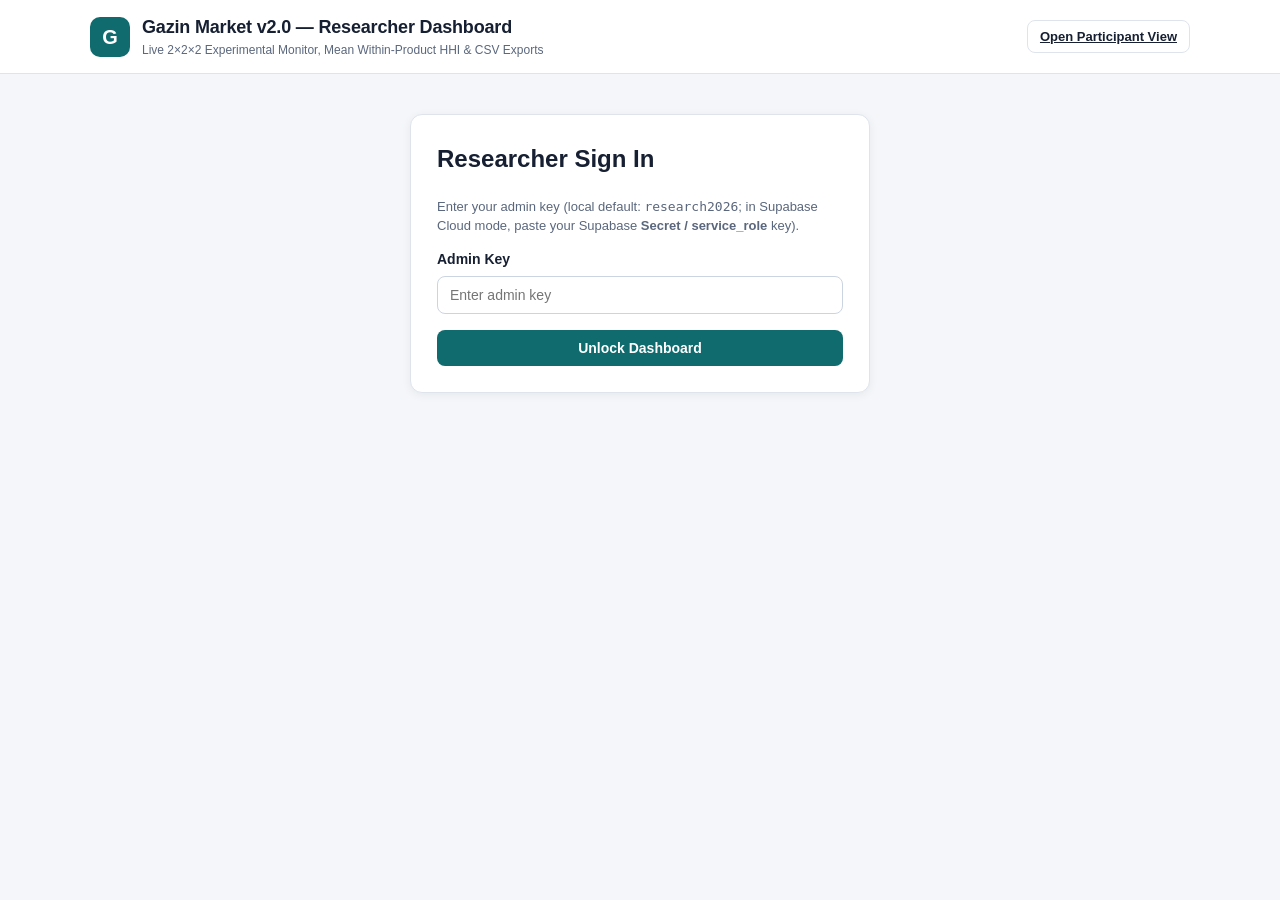
<file: admin.html>
<!DOCTYPE html>
<html lang="en" dir="ltr">
<head>
  <meta charset="UTF-8" />
  <meta name="viewport" content="width=device-width, initial-scale=1.0" />
  <title>Gazin Market | Researcher Dashboard</title>
  <link rel="stylesheet" href="./styles.css" />
</head>
<body>
  <header class="site-header">
    <div class="container header-inner">
      <div class="brand-group">
        <div class="brand-logo" aria-hidden="true">G</div>
        <div>
          <div class="brand-name">Gazin Market v2.0 — Researcher Dashboard</div>
          <div class="brand-sub">Live 2&times;2&times;2 Experimental Monitor, Mean Within-Product HHI &amp; CSV Exports</div>
        </div>
      </div>
      <div class="header-badges">
        <a href="./" class="btn btn-secondary btn-sm">Open Participant View</a>
      </div>
    </div>
  </header>

  <main class="container main-shell">
    <!-- Auth Gate -->
    <section id="admin-auth-panel" class="card-panel" style="max-width: 460px; margin: 40px auto;">
      <h2>Researcher Sign In</h2>
      <p class="muted small-note" id="admin-auth-hint">Enter your admin key (local default: <code>research2026</code>; in Supabase Cloud mode, paste your Supabase <strong>Secret / service_role</strong> key).</p>
      <form id="admin-auth-form" class="form-stack">
        <div class="form-field">
          <label for="admin-key-input">Admin Key</label>
          <input type="password" id="admin-key-input" class="text-input" placeholder="Enter admin key" required />
        </div>
        <div id="admin-auth-error" class="alert-error hidden"></div>
        <button type="submit" class="btn btn-primary">Unlock Dashboard</button>
      </form>
    </section>

    <!-- Dashboard Content -->
    <div id="admin-content" class="hidden">
      <div class="kpi-grid">
        <div class="kpi-card">
          <div class="kpi-num" id="kpi-completed">0</div>
          <div class="kpi-title">Completed Sessions (Total: <span id="kpi-total">0</span>)</div>
        </div>
        <div class="kpi-card">
          <div class="kpi-num" id="kpi-split">0 / 0</div>
          <div class="kpi-title">Completed Human / AI Agent</div>
        </div>
        <div class="kpi-card">
          <div class="kpi-num" id="kpi-attention">—</div>
          <div class="kpi-title">Human Attention Pass Rate</div>
        </div>
        <div class="kpi-card">
          <div class="kpi-num" id="kpi-choices">0</div>
          <div class="kpi-title">Total Recorded Choices</div>
        </div>
      </div>

      <!-- 2x2x2 Results Table -->
      <section class="card-panel" style="margin-bottom: 20px;">
        <div class="task-top-row" style="margin-bottom: 12px;">
          <div>
            <h2 style="margin-bottom: 4px;">Live 2&times;2&times;2 Experimental Summary</h2>
            <p class="muted small-note" style="margin: 0;">Low-history seller choice share (H1–H4) and Mean Within-Product HHI across Decision Maker &times; Top-2 Policy &times; Price Discount (0% vs 6–8%).</p>
          </div>
          <div style="display: flex; gap: 8px; flex-wrap: wrap;">
            <button type="button" id="btn-refresh-admin" class="btn btn-secondary btn-sm">Refresh Data</button>
            <button type="button" id="btn-delete-test" class="btn btn-danger btn-sm">Delete TEST* Sessions</button>
          </div>
        </div>

        <div style="overflow-x: auto;">
          <table class="data-table">
            <thead>
              <tr>
                <th>Decision Maker</th>
                <th>Ranking Policy</th>
                <th>Low-History Discount</th>
                <th>N Choices</th>
                <th>Low-History Chosen %</th>
                <th>Mean Product HHI (0–1)</th>
                <th>Mean Product HHI (0–10k)</th>
                <th>Avg Offers Inspected</th>
              </tr>
            </thead>
            <tbody id="cells-tbody"></tbody>
          </table>
        </div>
      </section>

      <!-- CSV Exports -->
      <section class="card-panel" style="margin-bottom: 20px;">
        <h2>Regression-Ready CSV Exports</h2>
        <p class="muted small-note">Download datasets formatted directly for Mixed-Effects Logistic Regression (H1–H4), Conditional/Mixed Logit (10 offers per choice), Clickstream Inspection, and Session Metadata.</p>
        <div class="actions-row">
          <button type="button" class="btn btn-primary" data-export="choices.csv">Download choices_regression.csv</button>
          <button type="button" class="btn btn-primary" data-export="offers_long.csv">Download offers_long_logit.csv</button>
          <button type="button" class="btn btn-secondary" data-export="events.csv">Download events.csv</button>
          <button type="button" class="btn btn-secondary" data-export="sessions.csv">Download sessions.csv</button>
        </div>
      </section>

      <!-- Study Link Generator -->
      <section class="card-panel" style="margin-bottom: 20px;">
        <h2>Study Link Generator</h2>
        <div class="form-stack">
          <div>
            <strong>Human Study (Balanced Random Policy):</strong>
            <div class="url-box" id="url-human" style="margin-top: 6px;"></div>
          </div>
          <div>
            <strong>Prolific Redirect Template:</strong>
            <div class="url-box" id="url-prolific" style="margin-top: 6px;"></div>
          </div>
          <div>
            <strong>AI Agent Run Link Builder:</strong>
            <div class="two-col-fields" style="margin-top: 8px;">
              <div class="form-field">
                <label for="builder-model">AI Model Name</label>
                <input type="text" id="builder-model" class="text-input" value="gpt-4o" />
              </div>
              <div class="form-field">
                <label for="builder-policy">Policy Condition</label>
                <select id="builder-policy" class="text-input">
                  <option value="">random (balanced)</option>
                  <option value="popularity">popularity</option>
                  <option value="diversity">diversity</option>
                </select>
              </div>
            </div>
            <div class="form-field" style="margin-top: 10px; max-width: 240px;">
              <label for="builder-run">Run ID</label>
              <input type="text" id="builder-run" class="text-input" value="01" />
            </div>
            <div class="url-box" id="url-agent" style="margin-top: 10px;"></div>
            <div class="actions-row" style="margin-top: 10px;">
              <button type="button" id="btn-copy-agent-url" class="btn btn-secondary btn-sm">Copy Agent URL</button>
            </div>
          </div>
        </div>
      </section>

      <!-- Recent Sessions -->
      <section class="card-panel">
        <h2>Recent Sessions (Latest 30)</h2>
        <div style="overflow-x: auto;">
          <table class="data-table">
            <thead>
              <tr>
                <th>Participant</th>
                <th>Type</th>
                <th>AI Model</th>
                <th>Policy</th>
                <th>Choices</th>
                <th>Status</th>
                <th>Attention Check</th>
                <th>Created (UTC)</th>
              </tr>
            </thead>
            <tbody id="recent-tbody"></tbody>
          </table>
        </div>
      </section>
    </div>
  </main>

  <script src="./config.js"></script>
  <script src="./api_client.js"></script>
  <script src="./admin.js"></script>
</body>
</html>
</file>
<file: styles.css>
@import url("https://fonts.googleapis.com/css2?family=Vazirmatn:wght@400;500;600;700;800&display=swap");

:root {
  --bg: #f4f6f9;
  --surface: #ffffff;
  --border: #dfe4ec;
  --text: #162032;
  --muted: #5a677d;
  --primary: #0f6b6e;
  --primary-hover: #0a5255;
  --primary-soft: #e7f4f4;
  --accent: #d97706;
  --success: #15803d;
  --success-bg: #ecfdf3;
  --danger: #b91c1c;
  --danger-bg: #fef2f2;
  --radius: 12px;
  --shadow: 0 2px 10px rgba(15, 32, 56, 0.06);
}

* {
  box-sizing: border-box;
}

body {
  margin: 0;
  font-family: -apple-system, BlinkMacSystemFont, "Segoe UI", Roboto, "Helvetica Neue", Arial, sans-serif;
  background: var(--bg);
  color: var(--text);
  line-height: 1.5;
  padding-bottom: 92px;
}

.hidden {
  display: none !important;
}

.container {
  width: 100%;
  max-width: 1140px;
  margin: 0 auto;
  padding: 0 20px;
}

/* Header */
.site-header {
  background: var(--surface);
  border-bottom: 1px solid var(--border);
  position: sticky;
  top: 0;
  z-index: 40;
}

.header-inner {
  display: flex;
  align-items: center;
  justify-content: space-between;
  gap: 16px;
  padding-top: 14px;
  padding-bottom: 14px;
  flex-wrap: wrap;
}

.brand-group {
  display: flex;
  align-items: center;
  gap: 12px;
}

.brand-logo-img {
  width: 42px;
  height: 42px;
  border-radius: 10px;
  display: block;
  flex-shrink: 0;
  box-shadow: 0 2px 6px rgba(10, 79, 82, 0.22);
}

.brand-logo {
  width: 40px;
  height: 40px;
  border-radius: 10px;
  background: var(--primary);
  color: #fff;
  font-weight: 800;
  font-size: 20px;
  display: grid;
  place-items: center;
}

.brand-name {
  font-weight: 700;
  font-size: 18px;
  letter-spacing: -0.01em;
}

.brand-sub {
  font-size: 12px;
  color: var(--muted);
}

.header-badges {
  display: flex;
  align-items: center;
  gap: 8px;
  flex-wrap: wrap;
}

.sim-badge {
  background: #f1f5f9;
  color: #334155;
  border: 1px solid var(--border);
  border-radius: 999px;
  padding: 5px 12px;
  font-size: 12px;
  font-weight: 500;
}

.agent-badge {
  background: #ede9fe;
  color: #5b21b6;
  border: 1px solid #c4b5fd;
  border-radius: 999px;
  padding: 5px 12px;
  font-size: 12px;
  font-weight: 600;
}

/* Main shell & panels */
.main-shell {
  margin-top: 24px;
}

.card-panel {
  background: var(--surface);
  border: 1px solid var(--border);
  border-radius: var(--radius);
  box-shadow: var(--shadow);
  padding: 26px;
}

.eyebrow {
  display: inline-block;
  font-size: 12px;
  font-weight: 700;
  text-transform: uppercase;
  letter-spacing: 0.05em;
  color: var(--primary);
  margin-bottom: 8px;
}

h1, h2, h3, h4 {
  margin-top: 0;
  color: var(--text);
}

.lead {
  font-size: 16px;
  color: #334155;
}

.muted {
  color: var(--muted);
}

.small-note {
  font-size: 13px;
}

.req {
  color: var(--danger);
}

/* Step pills */
.step-pills {
  display: flex;
  gap: 8px;
  flex-wrap: wrap;
  margin-bottom: 20px;
}

.pill {
  font-size: 12px;
  font-weight: 600;
  padding: 5px 12px;
  border-radius: 999px;
  background: #f1f5f9;
  color: var(--muted);
  border: 1px solid var(--border);
}

.pill.active {
  background: var(--primary-soft);
  color: var(--primary);
  border-color: #99d1d3;
}

.pill.done {
  background: var(--success-bg);
  color: var(--success);
  border-color: #bbf7d0;
}

/* Welcome */
.welcome-grid {
  display: grid;
  grid-template-columns: 1.5fr 1fr;
  gap: 28px;
  align-items: start;
}

.info-chips {
  display: flex;
  gap: 8px;
  flex-wrap: wrap;
  margin: 18px 0 22px;
}

.chip {
  background: #f8fafc;
  border: 1px solid var(--border);
  border-radius: 8px;
  padding: 6px 12px;
  font-size: 13px;
  font-weight: 500;
}

.summary-box {
  background: #f8fafc;
  border: 1px solid var(--border);
  border-radius: 10px;
  padding: 18px 20px;
}

.summary-box ul {
  margin: 10px 0 0;
  padding-left: 18px;
}

.summary-box li {
  margin-bottom: 8px;
  font-size: 14px;
  color: #334155;
}

/* Buttons */
.btn {
  display: inline-flex;
  align-items: center;
  justify-content: center;
  gap: 6px;
  border-radius: 8px;
  border: 1px solid transparent;
  font-weight: 600;
  font-size: 14px;
  padding: 9px 16px;
  cursor: pointer;
  transition: background-color 0.15s ease, border-color 0.15s ease, transform 0.05s ease;
}

.btn:disabled {
  opacity: 0.5;
  cursor: not-allowed;
}

.btn-lg {
  padding: 11px 22px;
  font-size: 15px;
}

.btn-sm {
  padding: 6px 12px;
  font-size: 13px;
}

.btn-primary {
  background: var(--primary);
  color: #fff;
}

.btn-primary:hover:not(:disabled) {
  background: var(--primary-hover);
}

.btn-secondary {
  background: #fff;
  color: var(--text);
  border-color: var(--border);
}

.btn-secondary:hover:not(:disabled) {
  background: #f8fafc;
}

.btn-danger {
  background: var(--danger);
  color: #fff;
}

.btn-danger:hover:not(:disabled) {
  background: #991b1b;
}

.actions-row {
  display: flex;
  gap: 12px;
  margin-top: 18px;
  flex-wrap: wrap;
}

/* Forms */
.consent-box {
  background: #f8fafc;
  border: 1px solid var(--border);
  border-radius: 10px;
  padding: 16px 20px;
  margin-bottom: 20px;
  font-size: 14px;
  color: #334155;
}

.form-stack {
  display: flex;
  flex-direction: column;
  gap: 16px;
}

.form-field {
  display: flex;
  flex-direction: column;
  gap: 6px;
}

.form-field label {
  font-weight: 600;
  font-size: 14px;
}

.text-input {
  width: 100%;
  padding: 10px 12px;
  border: 1px solid #cbd5e1;
  border-radius: 8px;
  font-size: 14px;
  font-family: inherit;
  background: #fff;
}

.text-input:focus {
  outline: 2px solid var(--primary-soft);
  border-color: var(--primary);
}

.checkbox-row {
  display: flex;
  align-items: flex-start;
  gap: 10px;
  font-size: 14px;
  cursor: pointer;
}

.checkbox-row input {
  margin-top: 3px;
  width: 16px;
  height: 16px;
}

.two-col-fields {
  display: grid;
  grid-template-columns: 1fr 1fr;
  gap: 16px;
}

.alert-error {
  background: var(--danger-bg);
  border: 1px solid #fecaca;
  color: var(--danger);
  border-radius: 8px;
  padding: 10px 14px;
  font-size: 14px;
  margin-top: 12px;
}

/* Instructions */
.instruction-cards {
  display: grid;
  grid-template-columns: repeat(3, 1fr);
  gap: 16px;
  margin: 18px 0;
}

.inst-card {
  border: 1px solid var(--border);
  border-radius: 10px;
  padding: 16px;
  background: #f8fafc;
  display: flex;
  gap: 12px;
  align-items: flex-start;
}

.inst-num {
  width: 28px;
  height: 28px;
  border-radius: 999px;
  background: var(--primary);
  color: #fff;
  font-weight: 700;
  font-size: 14px;
  display: grid;
  place-items: center;
  flex-shrink: 0;
}

.inst-card h4 {
  margin-bottom: 4px;
  font-size: 15px;
}

.inst-card p {
  margin: 0;
  font-size: 13px;
  color: #475569;
}

/* Marketplace Task View */
.task-header {
  margin-bottom: 20px;
  padding: 20px 24px;
}

.task-top-row {
  display: flex;
  justify-content: space-between;
  align-items: flex-start;
  gap: 18px;
  flex-wrap: wrap;
}

.task-counter {
  display: inline-block;
  font-size: 12px;
  font-weight: 700;
  text-transform: uppercase;
  letter-spacing: 0.04em;
  color: var(--primary);
  background: var(--primary-soft);
  padding: 3px 10px;
  border-radius: 999px;
  margin-bottom: 6px;
}

.task-product-heading {
  font-size: 22px;
  margin-bottom: 4px;
}

.task-prompt {
  margin: 10px 0 12px;
  font-size: 15px;
  color: #1e293b;
  background: #f8fafc;
  border-left: 4px solid var(--primary);
  padding: 10px 14px;
  border-radius: 0 8px 8px 0;
}

.listing-meta-bar {
  display: flex;
  justify-content: space-between;
  align-items: center;
  font-size: 13px;
  color: #334155;
  padding-top: 10px;
  border-top: 1px solid #eef2f6;
  flex-wrap: wrap;
  gap: 8px;
}

.progress-wrap {
  min-width: 190px;
}

.progress-label {
  font-size: 12px;
  font-weight: 600;
  color: var(--muted);
  margin-bottom: 5px;
  text-align: right;
}

.progress-track {
  height: 8px;
  background: #e2e8f0;
  border-radius: 999px;
  overflow: hidden;
}

.progress-fill {
  height: 100%;
  background: var(--primary);
  transition: width 0.25s ease;
}

.market-layout {
  display: grid;
  grid-template-columns: 1fr;
  gap: 20px;
  align-items: start;
}

.offers-column {
  display: flex;
  flex-direction: column;
  gap: 14px;
}

/* Product Hero Summary Card (Top of Task) */
.product-hero-grid {
  display: grid;
  grid-template-columns: 120px 1fr 190px;
  gap: 20px;
  align-items: start;
  margin-bottom: 12px;
}

.product-hero-img {
  width: 120px;
  height: 120px;
  background: #ffffff;
  border: 1px solid #e2e8f0;
  border-radius: 10px;
  display: grid;
  place-items: center;
  padding: 8px;
}

.product-hero-img img {
  max-width: 100%;
  max-height: 100%;
  object-fit: contain;
}

.product-hero-top {
  display: flex;
  align-items: center;
  gap: 8px;
  margin-bottom: 6px;
}

.product-hero-top .task-counter {
  margin-bottom: 0;
}

/* Seller Row Card (Compact 3-Column Comparison) */
.offer-card {
  background: var(--surface);
  border: 2px solid var(--border);
  border-radius: var(--radius);
  padding: 15px 22px;
  display: grid;
  grid-template-columns: 1.35fr 1fr 220px;
  gap: 20px;
  align-items: center;
  box-shadow: var(--shadow);
  transition: border-color 0.15s ease, box-shadow 0.15s ease, background-color 0.15s ease;
}

.seller-col {
  display: flex;
  flex-direction: column;
  gap: 3px;
}

.seller-name-lg {
  font-size: 16.5px;
  text-decoration: none;
}

.seller-name-lg:hover {
  text-decoration: underline;
}

.price-col {
  display: flex;
  flex-direction: column;
  align-items: flex-start;
  gap: 6px;
  border-left: 1px solid #eef2f6;
  padding-left: 20px;
}

.details-hint-line {
  font-size: 12.5px;
  color: var(--muted);
}

.tenure-blue {
  color: #1d4ed8 !important;
  font-weight: 600;
}

.warranty-line {
  display: inline-block;
  width: fit-content;
  font-size: 12.5px;
  color: #b45309;
  font-weight: 600;
  background: #fffbeb;
  border: 1.5px solid #b45309;
  border-radius: 6px;
  padding: 3px 9px;
}

.selected-row-badge {
  background: var(--success-bg);
  color: var(--success);
  border: 1px solid #bbf7d0;
  border-radius: 6px;
  padding: 4px 10px;
  font-size: 12.5px;
  font-weight: 700;
  text-align: center;
}

.offer-card:hover {
  border-color: #94a3b8;
}

.offer-card.selected {
  border-color: var(--primary);
  background: #f6fbfb;
}

.offer-img-box {
  width: 132px;
  height: 132px;
  background: #ffffff;
  border: 1px solid #edf0f5;
  border-radius: 10px;
  display: grid;
  place-items: center;
  padding: 8px;
}

.offer-img-box img {
  max-width: 100%;
  max-height: 100%;
  object-fit: contain;
}

.offer-body {
  display: flex;
  flex-direction: column;
  gap: 6px;
}

.offer-title {
  font-size: 16px;
  font-weight: 700;
  margin: 0;
  color: var(--text);
}

.offer-specs {
  font-size: 13px;
  color: var(--muted);
}

.offer-rating-line {
  display: flex;
  align-items: center;
  gap: 8px;
  font-size: 13px;
  flex-wrap: wrap;
}

.stars {
  color: var(--accent);
  font-weight: 700;
}

.star-bar {
  position: relative;
  display: inline-block;
  font-size: 15px;
  line-height: 1;
  letter-spacing: 0;
  vertical-align: -1px;
  margin: 0 3px;
}

.star-bar-bg {
  color: #cbd5e1;
}

.star-bar-fill {
  position: absolute;
  top: 0;
  left: 0;
  overflow: hidden;
  white-space: nowrap;
  width: var(--rating-pct, 0%);
  color: var(--accent);
}

.stock-pill {
  background: var(--success-bg);
  color: var(--success);
  font-size: 12px;
  font-weight: 600;
  padding: 2px 8px;
  border-radius: 6px;
}

.price-info-box {
  margin-top: 6px;
  padding-top: 8px;
  border-top: 1px solid #eef2f6;
  display: flex;
  align-items: baseline;
  gap: 12px;
  flex-wrap: wrap;
}

.seller-info-box {
  display: flex;
  flex-direction: column;
  gap: 4px;
  font-size: 13px;
  margin-bottom: 4px;
}

.seller-link-row {
  display: flex;
  align-items: center;
  gap: 8px;
  flex-wrap: wrap;
}

.seller-name-btn {
  background: none;
  border: none;
  padding: 0;
  color: var(--primary);
  font-weight: 700;
  font-size: 14px;
  cursor: pointer;
  text-decoration: underline;
  text-underline-offset: 2px;
}

.seller-name-btn:hover {
  color: var(--primary-hover);
}

.catalog-line {
  font-size: 13px;
  color: #334155;
  font-weight: 500;
}

.seller-rating-line,
.seller-tenure-line {
  font-size: 14.5px;
  color: var(--text);
  font-weight: 500;
  line-height: 1.4;
}

.offer-action-col {
  display: flex;
  flex-direction: column;
  align-items: stretch;
  gap: 8px;
  border-left: 1px solid #eef2f6;
  padding-left: 18px;
}

.price-pair {
  display: inline-flex;
  align-items: baseline;
  gap: 8px;
  flex-wrap: wrap;
}

.price-pair-inline {
  display: inline-flex;
  align-items: baseline;
  gap: 8px;
}

.price-pair-inline .price-tag {
  font-size: 16px;
}

.price-original {
  font-size: 15px;
  font-weight: 500;
  color: var(--muted);
  text-decoration: line-through;
  text-decoration-thickness: 1.5px;
}

.price-tag {
  font-size: 22px;
  font-weight: 800;
  color: var(--text);
}

.delivery-line {
  display: inline-block;
  width: fit-content;
  font-size: 12.5px;
  color: var(--success);
  font-weight: 600;
  background: var(--success-bg);
  border: 1.5px solid var(--success);
  border-radius: 6px;
  padding: 3px 9px;
}

.select-offer-btn {
  width: 100%;
  border: 1.5px solid var(--primary);
  background: #fff;
  color: var(--primary);
  font-weight: 700;
  padding: 9px 12px;
  border-radius: 8px;
  cursor: pointer;
  font-size: 14px;
}

.select-offer-btn:hover {
  background: var(--primary-soft);
}

.offer-card.selected .select-offer-btn {
  background: var(--primary);
  color: #fff;
}

/* Sidebar */
.sidebar-box {
  position: sticky;
  top: 86px;
  padding: 20px;
}

.sidebar-hint {
  font-size: 13px;
  color: var(--muted);
  margin-bottom: 12px;
}

.sidebar-checklist {
  padding-left: 18px;
  margin: 0 0 16px;
  font-size: 13px;
  color: #334155;
}

.sidebar-checklist li {
  margin-bottom: 6px;
}

.selected-preview {
  background: #f8fafc;
  border: 1px solid var(--border);
  border-radius: 8px;
  padding: 12px;
  font-size: 13px;
}

/* Sticky Bottom Bar */
.sticky-bar {
  position: fixed;
  bottom: 0;
  left: 0;
  right: 0;
  background: var(--surface);
  border-top: 1px solid var(--border);
  box-shadow: 0 -4px 16px rgba(15, 23, 42, 0.08);
  padding: 12px 0;
  z-index: 45;
}

.sticky-inner {
  display: flex;
  justify-content: space-between;
  align-items: center;
  gap: 16px;
}

.sticky-text {
  font-size: 14px;
  font-weight: 500;
}

/* Modals */
.modal-backdrop {
  position: fixed;
  inset: 0;
  background: rgba(15, 23, 42, 0.55);
  display: grid;
  place-items: center;
  padding: 20px;
  z-index: 60;
}

.modal-card {
  background: var(--surface);
  border-radius: var(--radius);
  max-width: 480px;
  width: 100%;
  padding: 24px;
  box-shadow: 0 20px 40px rgba(15, 23, 42, 0.25);
  max-height: 90vh;
  overflow-y: auto;
}

.modal-wide {
  max-width: 640px;
}

.modal-header {
  display: flex;
  justify-content: space-between;
  align-items: center;
  border-bottom: 1px solid var(--border);
  padding-bottom: 12px;
  margin-bottom: 16px;
}

.modal-header h3 {
  margin: 0;
}

.modal-close {
  background: none;
  border: none;
  font-size: 26px;
  line-height: 1;
  color: var(--muted);
  cursor: pointer;
}

.modal-actions {
  display: flex;
  justify-content: flex-end;
  gap: 10px;
  margin-top: 20px;
}

.detail-grid {
  display: grid;
  grid-template-columns: 140px 1fr;
  gap: 16px;
  align-items: start;
  margin-bottom: 16px;
}

.spec-table {
  width: 100%;
  border-collapse: collapse;
  font-size: 14px;
  margin-top: 12px;
}

.spec-table th,
.spec-table td {
  padding: 8px 10px;
  border-bottom: 1px solid #eef2f6;
  text-align: left;
}

.spec-table th {
  color: var(--muted);
  font-weight: 600;
  width: 38%;
}

.stat-cards-3 {
  display: grid;
  grid-template-columns: repeat(3, 1fr);
  gap: 12px;
  margin: 14px 0;
}

.stat-tile {
  background: #f8fafc;
  border: 1px solid var(--border);
  border-radius: 10px;
  padding: 12px;
  text-align: center;
}

.stat-val {
  font-size: 20px;
  font-weight: 800;
  color: var(--text);
}

.stat-lbl {
  font-size: 12px;
  color: var(--muted);
}

/* Complete Screen */
.complete-box {
  text-align: center;
  padding: 20px 12px;
}

.complete-icon {
  width: 56px;
  height: 56px;
  border-radius: 999px;
  background: var(--success-bg);
  color: var(--success);
  font-size: 28px;
  font-weight: 800;
  display: grid;
  place-items: center;
  margin: 0 auto 14px;
  border: 2px solid #86efac;
}

.completion-code-box {
  display: inline-flex;
  align-items: center;
  gap: 12px;
  background: #f8fafc;
  border: 1px solid var(--border);
  border-radius: 10px;
  padding: 12px 18px;
  margin: 14px 0;
  flex-wrap: wrap;
}

.completion-code-box strong {
  font-family: ui-monospace, SFMono-Regular, Menlo, Consolas, monospace;
  font-size: 16px;
  color: var(--primary);
}

/* Admin Dashboard Helpers */
.kpi-grid {
  display: grid;
  grid-template-columns: repeat(4, 1fr);
  gap: 14px;
  margin-bottom: 20px;
}

.kpi-card {
  background: var(--surface);
  border: 1px solid var(--border);
  border-radius: var(--radius);
  padding: 16px 18px;
  box-shadow: var(--shadow);
}

.kpi-num {
  font-size: 26px;
  font-weight: 800;
  color: var(--primary);
}

.kpi-title {
  font-size: 13px;
  color: var(--muted);
  margin-top: 2px;
}

.data-table {
  width: 100%;
  border-collapse: collapse;
  font-size: 13px;
}

.data-table th,
.data-table td {
  padding: 10px 12px;
  border-bottom: 1px solid var(--border);
  text-align: left;
}

.data-table th {
  background: #f8fafc;
  color: #334155;
  font-weight: 700;
}

.url-box {
  font-family: ui-monospace, SFMono-Regular, Menlo, Consolas, monospace;
  font-size: 12px;
  background: #f8fafc;
  border: 1px solid var(--border);
  padding: 10px 12px;
  border-radius: 8px;
  word-break: break-all;
}

/* Language Switcher */
.lang-bar {
  display: flex;
  align-items: center;
  justify-content: space-between;
  gap: 12px;
  padding: 12px 16px;
  background: #f8fafc;
  border: 1px solid var(--border);
  border-radius: 10px;
  margin-bottom: 20px;
  flex-wrap: wrap;
}

.lang-bar-label {
  font-size: 13px;
  font-weight: 700;
  color: #334155;
}

.lang-btn-group {
  display: inline-flex;
  gap: 8px;
}

.lang-btn {
  padding: 7px 16px;
  border-radius: 8px;
  border: 1.5px solid #cbd5e1;
  background: #fff;
  color: var(--text);
  font-weight: 700;
  font-size: 13px;
  cursor: pointer;
  font-family: inherit;
  transition: all 0.15s ease;
}

.lang-btn:hover {
  border-color: var(--primary);
  color: var(--primary);
}

.lang-btn.active {
  background: var(--primary);
  border-color: var(--primary);
  color: #fff;
}

/* RTL Support for Persian */
[dir="rtl"] body {
  font-family: "Vazirmatn", Tahoma, -apple-system, BlinkMacSystemFont, "Segoe UI", Arial, sans-serif;
}

[dir="rtl"] .summary-box ul,
[dir="rtl"] .sidebar-checklist {
  padding-left: 0;
  padding-right: 18px;
}

[dir="rtl"] .task-prompt {
  border-left: none;
  border-right: 4px solid var(--primary);
  border-radius: 8px 0 0 8px;
}

[dir="rtl"] .progress-label {
  text-align: left;
}

[dir="rtl"] .offer-action-col {
  border-left: none;
  padding-left: 0;
  border-right: 1px solid #eef2f6;
  padding-right: 18px;
}

[dir="rtl"] .spec-table th,
[dir="rtl"] .spec-table td {
  text-align: right;
}

@media (max-width: 900px) {
  [dir="rtl"] .offer-action-col {
    border-right: none;
    padding-right: 0;
    border-top: 1px solid #eef2f6;
    padding-top: 12px;
  }
}

@media (max-width: 900px) {
  .welcome-grid,
  .market-layout,
  .instruction-cards,
  .kpi-grid,
  .product-hero-grid {
    grid-template-columns: 1fr;
  }
  .offer-card {
    grid-template-columns: 1fr;
  }
  .price-col,
  .offer-action-col {
    border-left: none;
    border-top: 1px solid #eef2f6;
    padding-left: 0;
    padding-top: 12px;
  }
  .two-col-fields,
  .stat-cards-3 {
    grid-template-columns: 1fr;
  }
}
</file>
